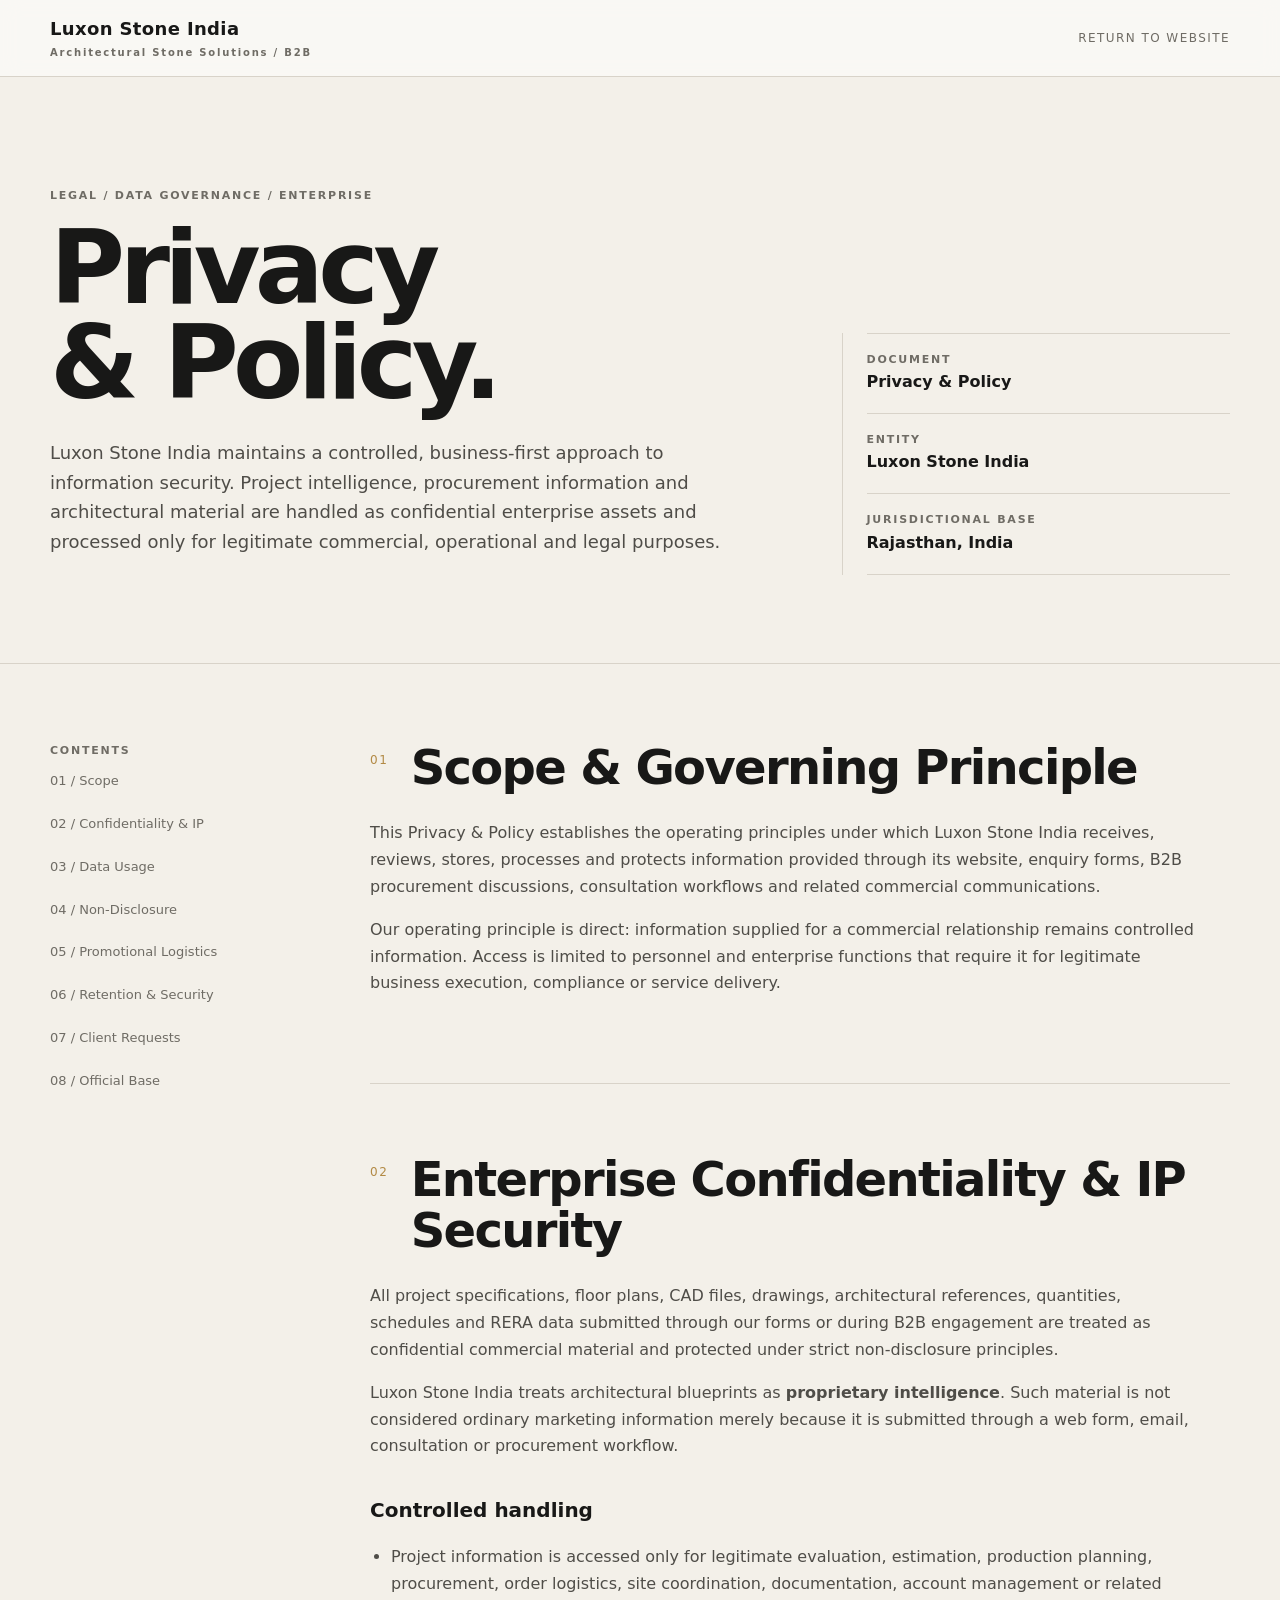
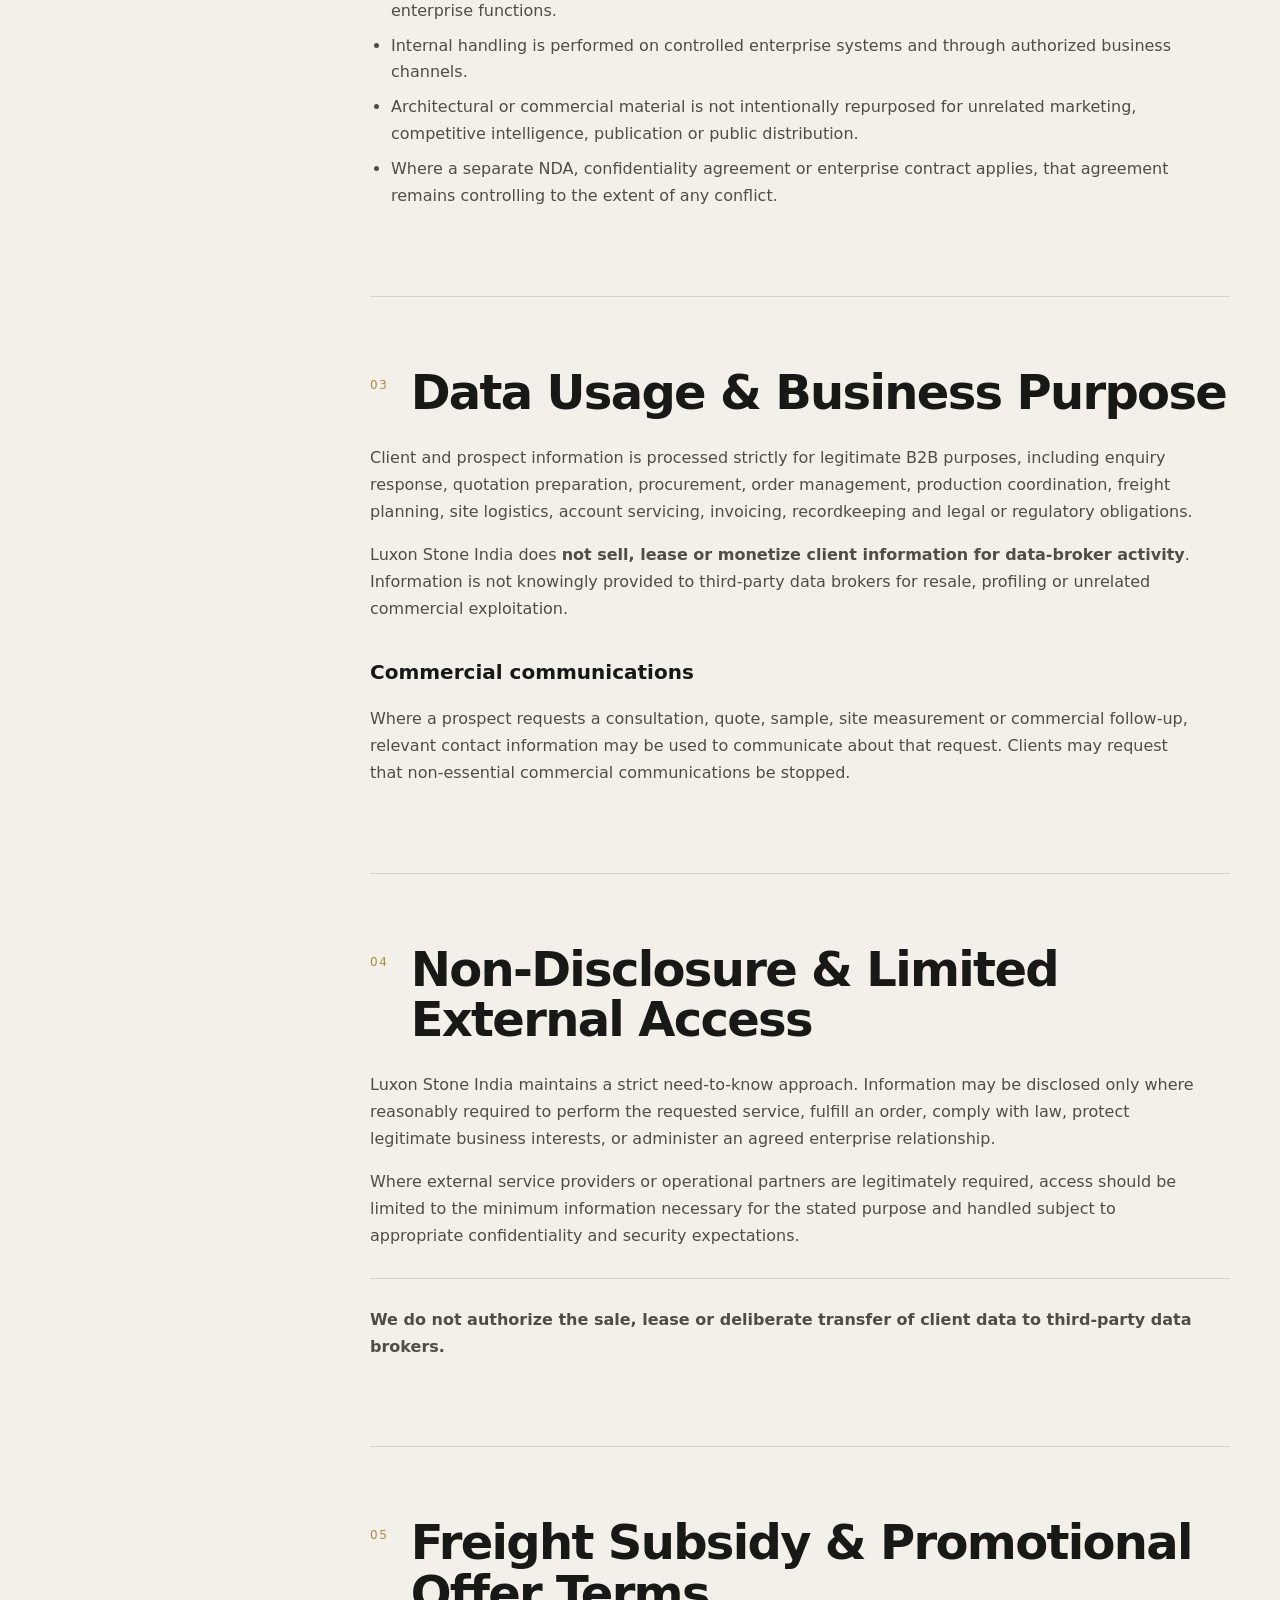
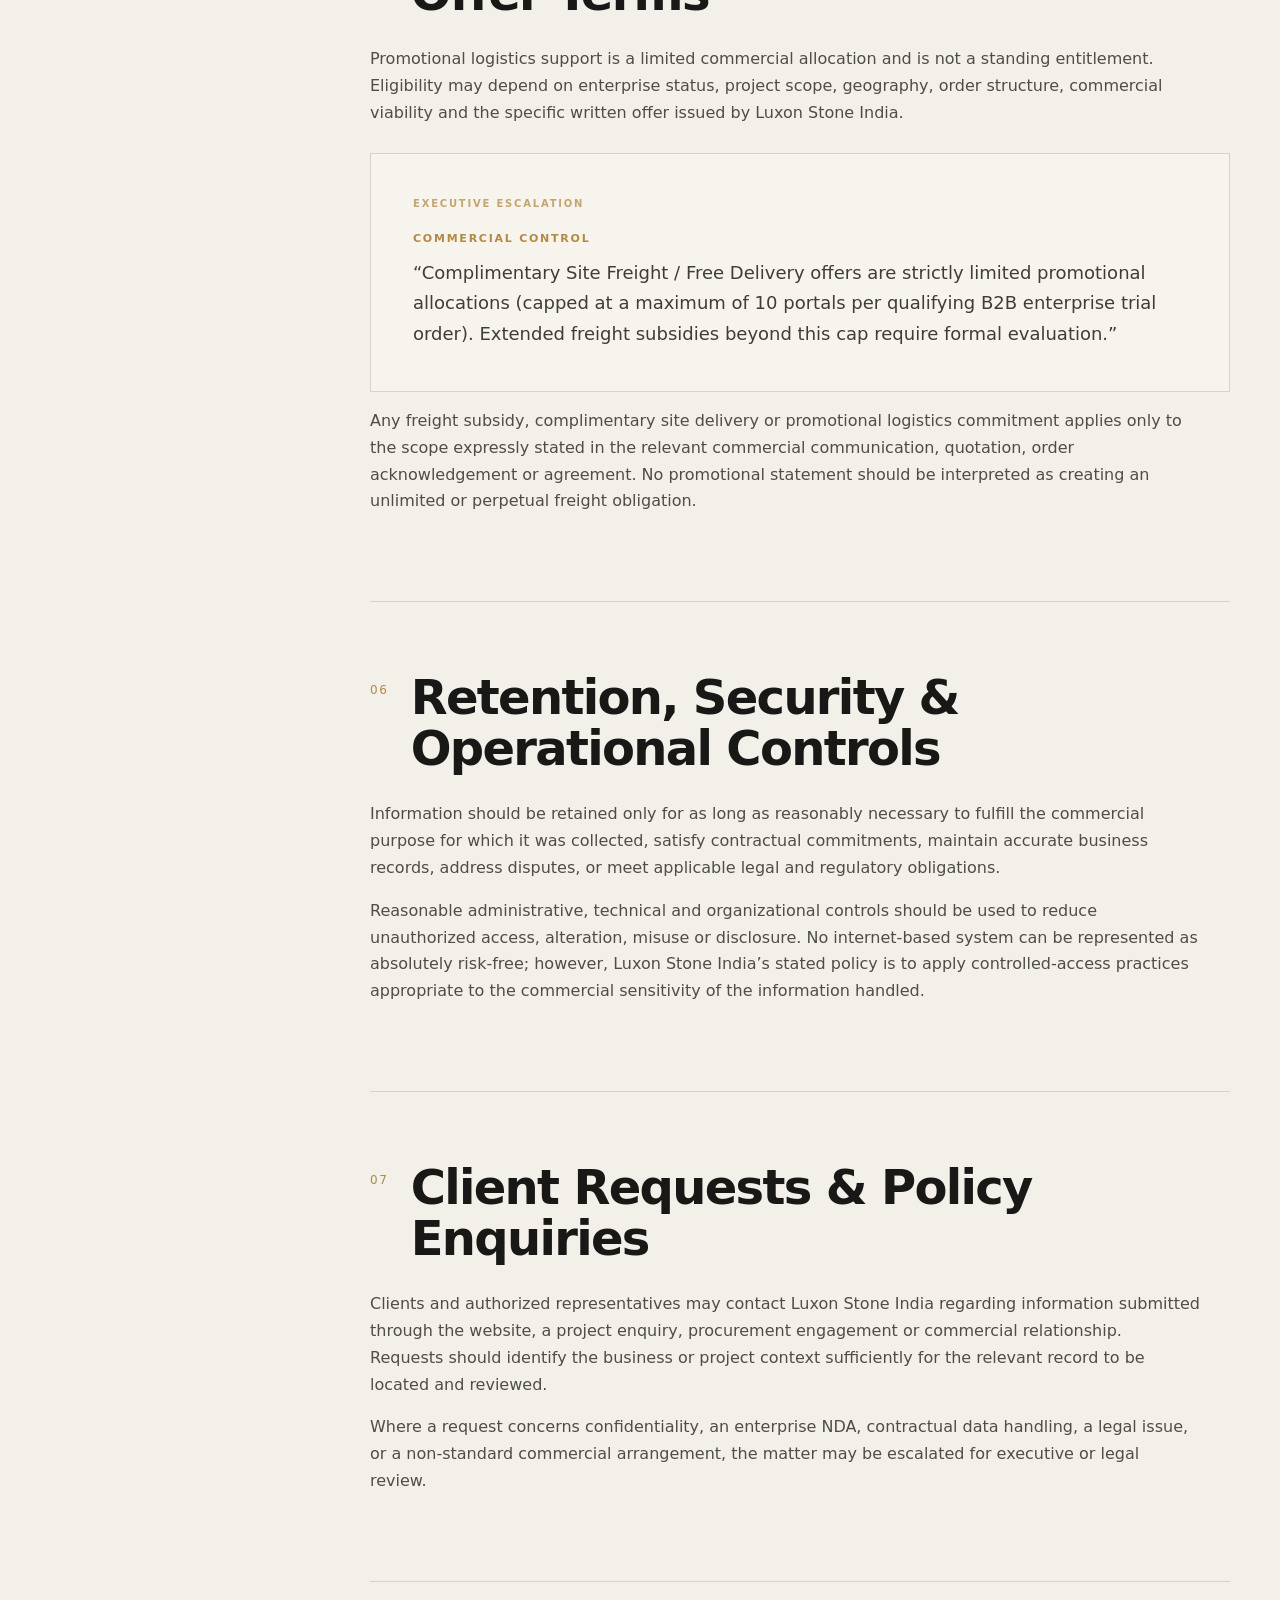
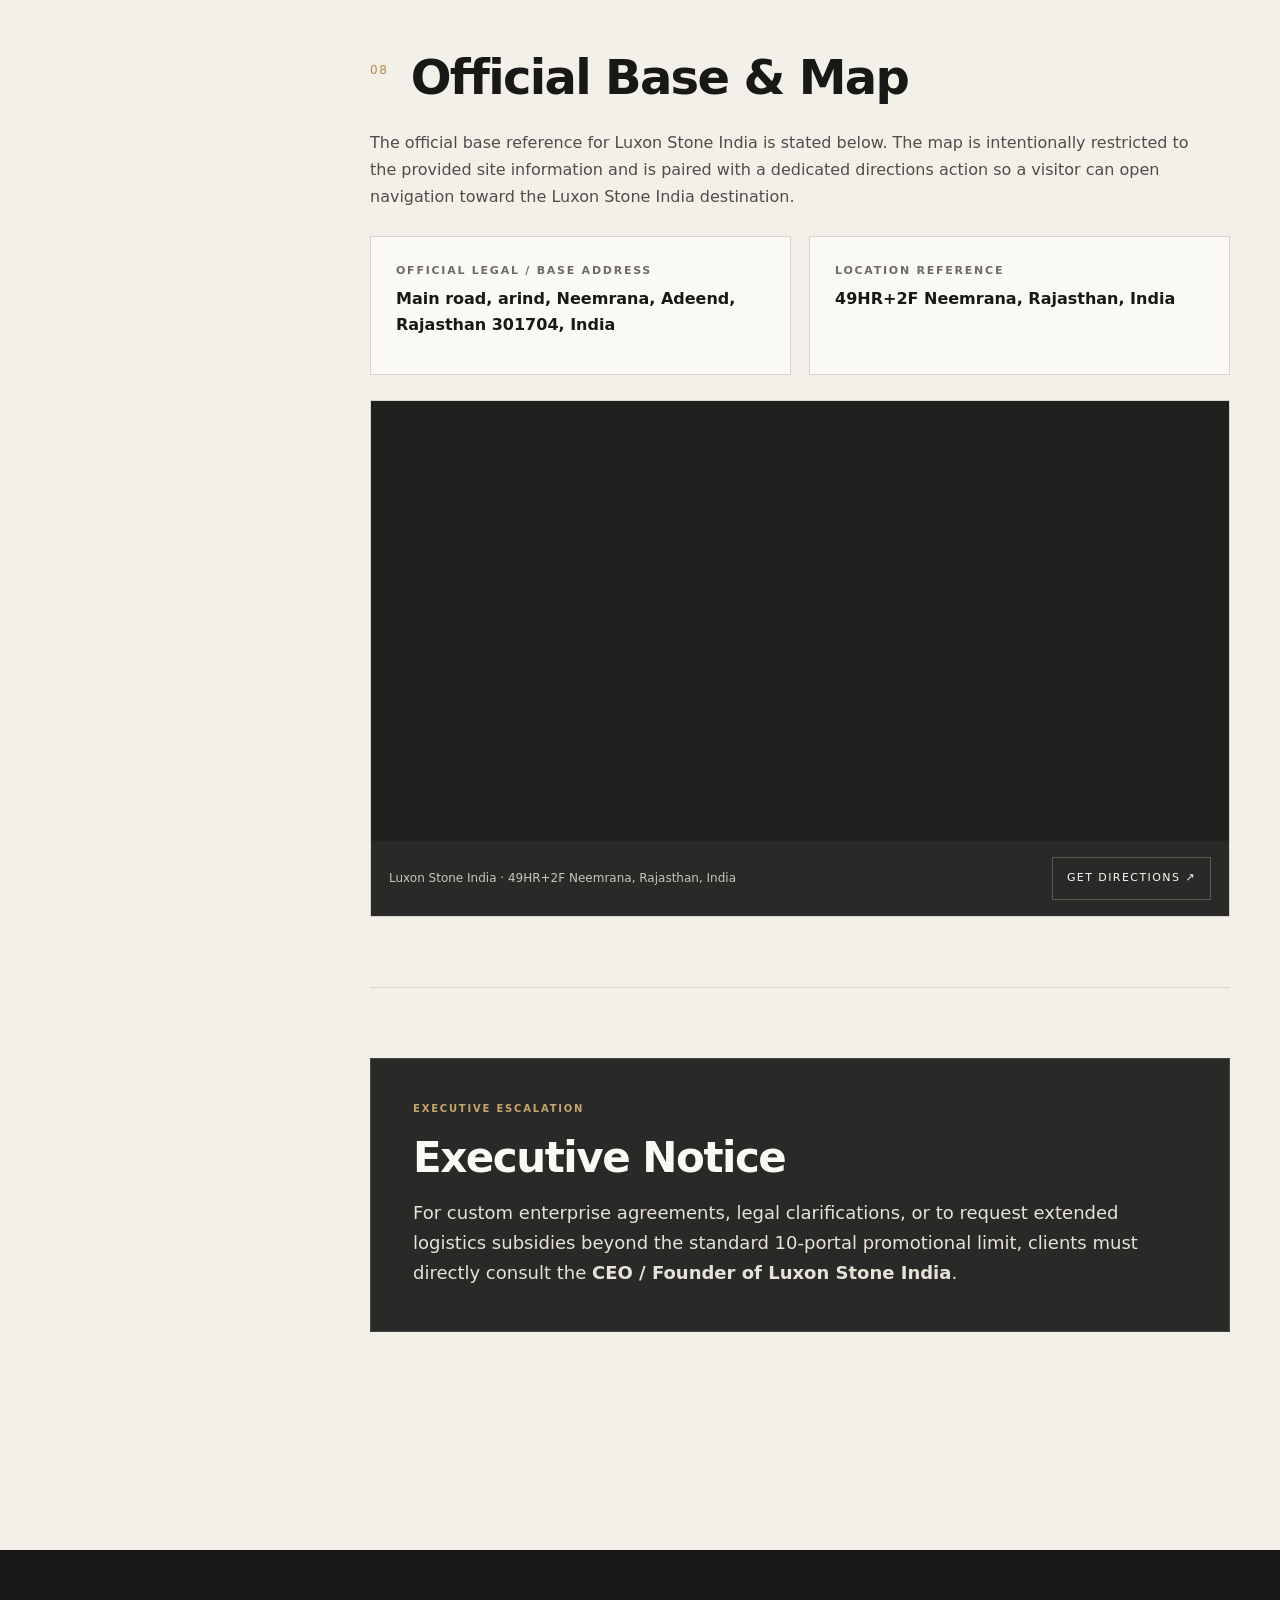
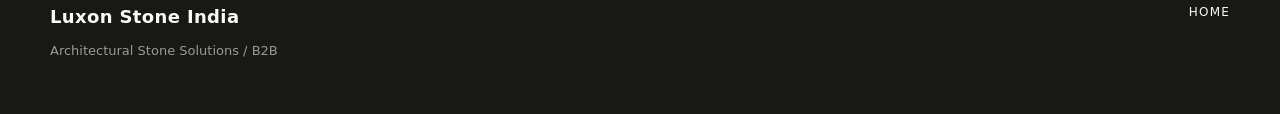
<file: privacy-policy.html>
<!doctype html>
<html lang="en">
<head>
  <meta charset="utf-8" />
  <meta name="viewport" content="width=device-width, initial-scale=1" />
  <meta name="description" content="Privacy & Policy for Luxon Stone India — enterprise data handling, confidentiality, intellectual property protection, promotional logistics terms and contact details." />
  <title>Privacy & Policy — Luxon Stone India</title>
  <style>
    :root{--ivory:#faf9f5;--paper:#f3f0e9;--ink:#181817;--graphite:#292927;--muted:#6f6c65;--line:#d8d3c9;--bronze:#b28a45;--max:1180px}
    *{box-sizing:border-box}html{scroll-behavior:smooth}body{margin:0;background:var(--paper);color:var(--ink);font-family:Inter,ui-sans-serif,system-ui,-apple-system,BlinkMacSystemFont,"Segoe UI",sans-serif;line-height:1.68}
    a{color:inherit;text-decoration:none}.wrap{width:min(var(--max),calc(100% - 40px));margin:auto}.eyebrow{font-size:11px;letter-spacing:.16em;text-transform:uppercase;color:var(--muted);font-weight:700}.topbar{border-bottom:1px solid var(--line);background:rgba(250,249,245,.92);backdrop-filter:blur(10px);position:sticky;top:0;z-index:20}.nav{height:76px;display:flex;align-items:center;justify-content:space-between;gap:24px}.brand{font-size:18px;font-weight:800;letter-spacing:.02em}.brand span{display:block;font-size:10px;letter-spacing:.18em;color:var(--muted);font-weight:700;margin-top:1px}.back{font-size:12px;text-transform:uppercase;letter-spacing:.12em;color:var(--muted)}.back:hover{color:var(--bronze)}
    .hero{padding:110px 0 88px;border-bottom:1px solid var(--line)}.hero-grid{display:grid;grid-template-columns:1.3fr .7fr;gap:70px;align-items:end}.hero h1{font-size:clamp(52px,8vw,112px);line-height:.92;letter-spacing:-.055em;margin:16px 0 28px;max-width:900px}.lead{font-size:18px;line-height:1.65;color:#4f4d48;max-width:760px}.meta{border-left:1px solid var(--line);padding-left:24px}.meta-row{padding:17px 0;border-bottom:1px solid var(--line)}.meta-row:first-child{border-top:1px solid var(--line)}
    .layout{display:grid;grid-template-columns:240px 1fr;gap:80px;padding:78px 0}.toc{position:sticky;top:100px;height:max-content}.toc a{display:block;padding:10px 0;font-size:13px;color:var(--muted);border-bottom:1px solid transparent}.toc a:hover{color:var(--ink)}.content section{padding:0 0 70px;margin-bottom:70px;border-bottom:1px solid var(--line)}.content section:last-child{border-bottom:0}.section-head{display:flex;align-items:flex-start;gap:22px;margin-bottom:28px}.num{font-size:12px;letter-spacing:.14em;color:var(--bronze);padding-top:8px}.content h2{font-size:clamp(30px,4vw,48px);line-height:1.05;letter-spacing:-.035em;margin:0}.content h3{font-size:20px;margin:34px 0 10px}.content p{max-width:830px;color:#4f4d48}.content ul{padding-left:21px;max-width:830px;color:#4f4d48}.content li{margin:8px 0}.rule{height:1px;background:var(--line);margin:28px 0}.notice{background:var(--graphite);color:var(--ivory);padding:42px;border:1px solid #454541;position:relative}.notice:before{content:"EXECUTIVE ESCALATION";display:block;color:#c5a56e;font-size:10px;letter-spacing:.18em;font-weight:700;margin-bottom:17px}.notice p{color:#e7e2d8;max-width:820px;margin:0;font-size:18px}.address{display:grid;grid-template-columns:1fr 1fr;gap:18px;margin-top:25px}.address-card{border:1px solid var(--line);padding:25px;background:var(--ivory)}.address-card strong{display:block;margin:5px 0 10px}.map{margin-top:25px;overflow:hidden;border:1px solid var(--line);background:#20201e}.map iframe{display:block;width:100%;height:440px;border:0;filter:grayscale(1) contrast(1.1)}.map-actions{display:flex;justify-content:space-between;gap:18px;align-items:center;padding:16px 18px;background:var(--graphite);color:var(--ivory)}.map-actions .caption{font-size:12px;color:#c9c5bc}.map-actions a{font-size:11px;text-transform:uppercase;letter-spacing:.13em;border:1px solid #5a5954;padding:11px 14px}.map-actions a:hover{border-color:#c5a56e;color:#d9bf8c}
    footer{background:var(--ink);color:var(--ivory);padding:52px 0}.footer-grid{display:grid;grid-template-columns:1fr auto;gap:30px}.footer-muted{color:#9c9991;font-size:13px}.footer-links{display:flex;gap:24px;flex-wrap:wrap;font-size:12px;text-transform:uppercase;letter-spacing:.1em}.footer-links a:hover{color:#d0b379}
    @media(max-width:860px){.hero-grid,.layout,.address,.footer-grid{grid-template-columns:1fr}.toc{position:static}.meta{border-left:0;border-top:1px solid var(--line);padding:14px 0 0}.layout{gap:35px;padding-top:52px}.hero{padding:78px 0 60px}.hero h1{font-size:64px}.map iframe{height:360px}}
    @media(max-width:520px){.wrap{width:min(var(--max),calc(100% - 28px))}.nav{height:68px}.back{display:none}.hero h1{font-size:47px}.lead{font-size:16px}.content section{padding-bottom:48px;margin-bottom:48px}.notice{padding:28px 22px}.map-actions{align-items:flex-start;flex-direction:column}}
    @media(prefers-reduced-motion:reduce){html{scroll-behavior:auto}}
  </style>
</head>
<body>
  <header class="topbar">
    <div class="wrap nav">
      <a class="brand" href="index.html">Luxon Stone India<span>Architectural Stone Solutions / B2B</span></a>
      <a class="back" href="index.html">Return to website</a>
    </div>
  </header>

  <main>
    <section class="hero">
      <div class="wrap hero-grid">
        <div>
          <div class="eyebrow">Legal / Data Governance / Enterprise</div>
          <h1>Privacy<br>&amp; Policy.</h1>
          <p class="lead">Luxon Stone India maintains a controlled, business-first approach to information security. Project intelligence, procurement information and architectural material are handled as confidential enterprise assets and processed only for legitimate commercial, operational and legal purposes.</p>
        </div>
        <aside class="meta" aria-label="Policy information">
          <div class="meta-row"><div class="eyebrow">Document</div><strong>Privacy &amp; Policy</strong></div>
          <div class="meta-row"><div class="eyebrow">Entity</div><strong>Luxon Stone India</strong></div>
          <div class="meta-row"><div class="eyebrow">Jurisdictional base</div><strong>Rajasthan, India</strong></div>
        </aside>
      </div>
    </section>

    <div class="wrap layout">
      <nav class="toc" aria-label="On this page">
        <div class="eyebrow">Contents</div>
        <a href="#scope">01 / Scope</a>
        <a href="#confidentiality">02 / Confidentiality &amp; IP</a>
        <a href="#data-use">03 / Data Usage</a>
        <a href="#disclosure">04 / Non-Disclosure</a>
        <a href="#logistics">05 / Promotional Logistics</a>
        <a href="#retention">06 / Retention &amp; Security</a>
        <a href="#rights">07 / Client Requests</a>
        <a href="#contact">08 / Official Base</a>
      </nav>

      <article class="content">
        <section id="scope">
          <div class="section-head"><div class="num">01</div><h2>Scope &amp; Governing Principle</h2></div>
          <p>This Privacy &amp; Policy establishes the operating principles under which Luxon Stone India receives, reviews, stores, processes and protects information provided through its website, enquiry forms, B2B procurement discussions, consultation workflows and related commercial communications.</p>
          <p>Our operating principle is direct: information supplied for a commercial relationship remains controlled information. Access is limited to personnel and enterprise functions that require it for legitimate business execution, compliance or service delivery.</p>
        </section>

        <section id="confidentiality">
          <div class="section-head"><div class="num">02</div><h2>Enterprise Confidentiality &amp; IP Security</h2></div>
          <p>All project specifications, floor plans, CAD files, drawings, architectural references, quantities, schedules and RERA data submitted through our forms or during B2B engagement are treated as confidential commercial material and protected under strict non-disclosure principles.</p>
          <p>Luxon Stone India treats architectural blueprints as <strong>proprietary intelligence</strong>. Such material is not considered ordinary marketing information merely because it is submitted through a web form, email, consultation or procurement workflow.</p>
          <h3>Controlled handling</h3>
          <ul>
            <li>Project information is accessed only for legitimate evaluation, estimation, production planning, procurement, order logistics, site coordination, documentation, account management or related enterprise functions.</li>
            <li>Internal handling is performed on controlled enterprise systems and through authorized business channels.</li>
            <li>Architectural or commercial material is not intentionally repurposed for unrelated marketing, competitive intelligence, publication or public distribution.</li>
            <li>Where a separate NDA, confidentiality agreement or enterprise contract applies, that agreement remains controlling to the extent of any conflict.</li>
          </ul>
        </section>

        <section id="data-use">
          <div class="section-head"><div class="num">03</div><h2>Data Usage &amp; Business Purpose</h2></div>
          <p>Client and prospect information is processed strictly for legitimate B2B purposes, including enquiry response, quotation preparation, procurement, order management, production coordination, freight planning, site logistics, account servicing, invoicing, recordkeeping and legal or regulatory obligations.</p>
          <p>Luxon Stone India does <strong>not sell, lease or monetize client information for data-broker activity</strong>. Information is not knowingly provided to third-party data brokers for resale, profiling or unrelated commercial exploitation.</p>
          <h3>Commercial communications</h3>
          <p>Where a prospect requests a consultation, quote, sample, site measurement or commercial follow-up, relevant contact information may be used to communicate about that request. Clients may request that non-essential commercial communications be stopped.</p>
        </section>

        <section id="disclosure">
          <div class="section-head"><div class="num">04</div><h2>Non-Disclosure &amp; Limited External Access</h2></div>
          <p>Luxon Stone India maintains a strict need-to-know approach. Information may be disclosed only where reasonably required to perform the requested service, fulfill an order, comply with law, protect legitimate business interests, or administer an agreed enterprise relationship.</p>
          <p>Where external service providers or operational partners are legitimately required, access should be limited to the minimum information necessary for the stated purpose and handled subject to appropriate confidentiality and security expectations.</p>
          <div class="rule"></div>
          <p><strong>We do not authorize the sale, lease or deliberate transfer of client data to third-party data brokers.</strong></p>
        </section>

        <section id="logistics">
          <div class="section-head"><div class="num">05</div><h2>Freight Subsidy &amp; Promotional Offer Terms</h2></div>
          <p>Promotional logistics support is a limited commercial allocation and is not a standing entitlement. Eligibility may depend on enterprise status, project scope, geography, order structure, commercial viability and the specific written offer issued by Luxon Stone India.</p>
          <div class="notice" style="margin-top:26px;background:#f7f4ed;color:var(--ink);border-color:var(--line)">
            <div class="eyebrow" style="color:var(--bronze)">Commercial control</div>
            <p style="color:#3f3d38;margin-top:10px">“Complimentary Site Freight / Free Delivery offers are strictly limited promotional allocations (capped at a maximum of 10 portals per qualifying B2B enterprise trial order). Extended freight subsidies beyond this cap require formal evaluation.”</p>
          </div>
          <p>Any freight subsidy, complimentary site delivery or promotional logistics commitment applies only to the scope expressly stated in the relevant commercial communication, quotation, order acknowledgement or agreement. No promotional statement should be interpreted as creating an unlimited or perpetual freight obligation.</p>
        </section>

        <section id="retention">
          <div class="section-head"><div class="num">06</div><h2>Retention, Security &amp; Operational Controls</h2></div>
          <p>Information should be retained only for as long as reasonably necessary to fulfill the commercial purpose for which it was collected, satisfy contractual commitments, maintain accurate business records, address disputes, or meet applicable legal and regulatory obligations.</p>
          <p>Reasonable administrative, technical and organizational controls should be used to reduce unauthorized access, alteration, misuse or disclosure. No internet-based system can be represented as absolutely risk-free; however, Luxon Stone India’s stated policy is to apply controlled-access practices appropriate to the commercial sensitivity of the information handled.</p>
        </section>

        <section id="rights">
          <div class="section-head"><div class="num">07</div><h2>Client Requests &amp; Policy Enquiries</h2></div>
          <p>Clients and authorized representatives may contact Luxon Stone India regarding information submitted through the website, a project enquiry, procurement engagement or commercial relationship. Requests should identify the business or project context sufficiently for the relevant record to be located and reviewed.</p>
          <p>Where a request concerns confidentiality, an enterprise NDA, contractual data handling, a legal issue, or a non-standard commercial arrangement, the matter may be escalated for executive or legal review.</p>
        </section>

        <section id="contact">
          <div class="section-head"><div class="num">08</div><h2>Official Base &amp; Map</h2></div>
          <p>The official base reference for Luxon Stone India is stated below. The map is intentionally restricted to the provided site information and is paired with a dedicated directions action so a visitor can open navigation toward the Luxon Stone India destination.</p>
          <div class="address">
            <div class="address-card"><div class="eyebrow">Official legal / base address</div><strong>Main road, arind, Neemrana, Adeend, Rajasthan 301704, India</strong></div>
            <div class="address-card"><div class="eyebrow">Location reference</div><strong>49HR+2F Neemrana, Rajasthan, India</strong></div>
          </div>
          <div class="map" aria-label="Luxon Stone India location map">
            <iframe
              title="Luxon Stone India — Neemrana location"
              loading="lazy"
              referrerpolicy="no-referrer-when-downgrade"
              src="https://www.google.com/maps?q=Luxon%20Stone%20India%2C%2049HR%2B2F%20Neemrana%2C%20Rajasthan%2C%20India&amp;output=embed">
            </iframe>
            <div class="map-actions">
              <div class="caption">Luxon Stone India · 49HR+2F Neemrana, Rajasthan, India</div>
              <a href="https://www.google.com/maps/dir/?api=1&destination=Luxon%20Stone%20India%2C%2049HR%2B2F%20Neemrana%2C%20Rajasthan%2C%20India" target="_blank" rel="noopener noreferrer">Get directions ↗</a>
            </div>
          </div>
        </section>

        <section aria-labelledby="executive-notice">
          <div class="notice">
            <h2 id="executive-notice" style="color:var(--ivory);font-size:clamp(27px,4vw,42px);margin:0 0 18px;line-height:1.08">Executive Notice</h2>
            <p>For custom enterprise agreements, legal clarifications, or to request extended logistics subsidies beyond the standard 10-portal promotional limit, clients must directly consult the <strong>CEO / Founder of Luxon Stone India</strong>.</p>
          </div>
        </section>
      </article>
    </div>
  </main>

  <footer>
    <div class="wrap footer-grid">
      <div><div class="brand">Luxon Stone India</div><div class="footer-muted" style="margin-top:8px">Architectural Stone Solutions / B2B</div></div>
      <div class="footer-links">
        <a href="index.html">Home</a>
      </div>
    </div>
  </footer>
</body>
</html>
</file>
